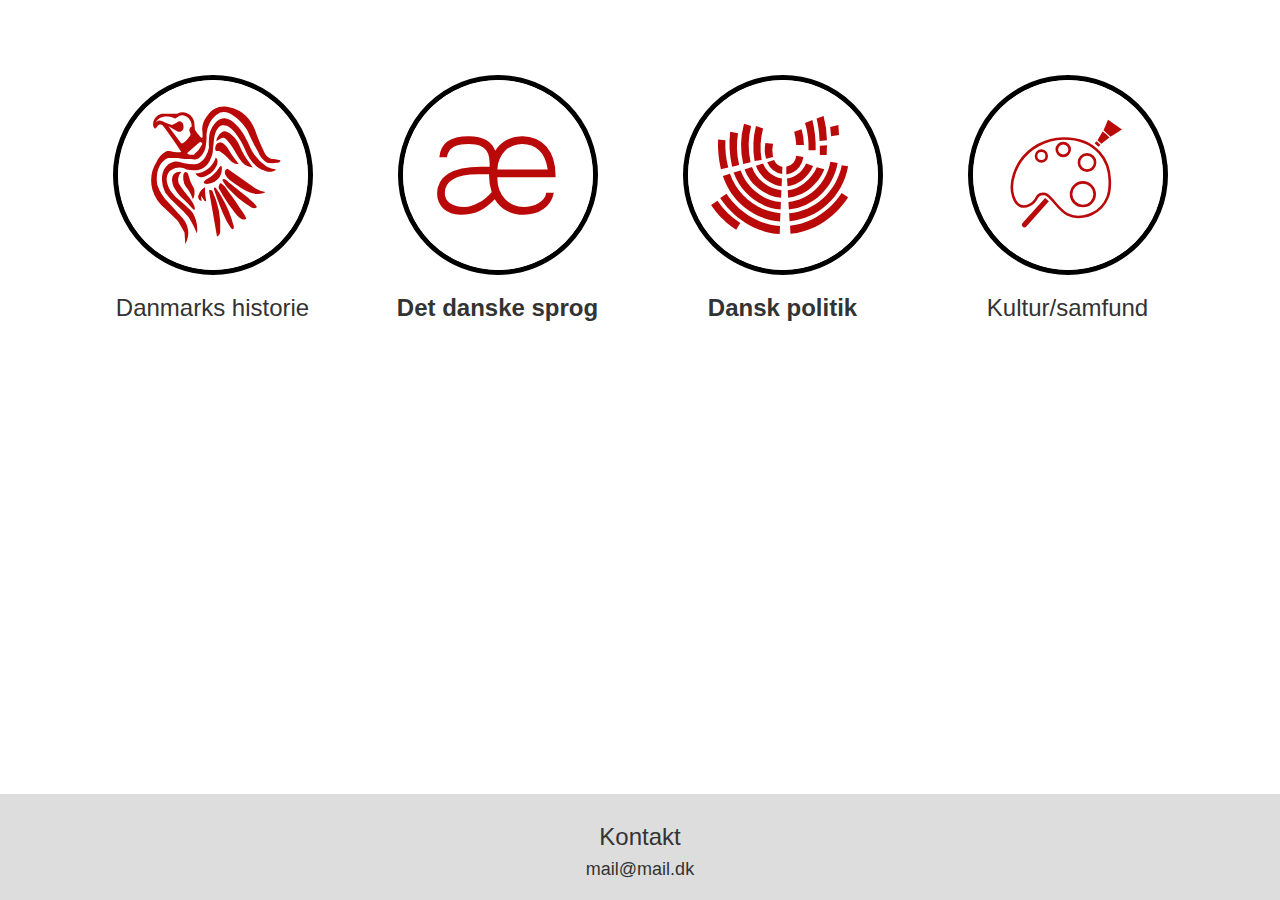
<file: index.html>
<!DOCTYPE html>
<html>
<head>
	<meta charset="utf-8">
    <meta http-equiv="X-UA-Compatible" content="IE=edge">
    <meta name="viewport" content="width=device-width, initial-scale=1">
    <link rel="stylesheet" href="css/bootstrap.min.css">
	<link rel="stylesheet" type="text/css" href="css/styles.css">
    <link href="https://fonts.googleapis.com/css?family=Comfortaa" rel="stylesheet">
	<title>Lær Dansk</title>
</head>
<body>
	<header class="text-center"></header>

<div class="container">
    <div class="col-md-3 col-xs-3">
       	<div class="cover-pics">
			<a href="historie.html" id="historie"><img src="images/history2.svg" alt="Ravnebanneret"></a>
			<h3>Danmarks historie</h3>

			<p id="en" style="display: none;">Lorem ipsum dolor sit amet, consectetur adipisicing elit, sed do eiusmod
			tempor incididunt ut labore et dolore magna aliqua. Ut enim ad minim veniam,
			quis nostrud exercitation ullamco laboris nisi ut aliquip ex ea commodo
			consequat. Duis aute irure dolor in reprehenderit in voluptate velit esse
			cillum dolore eu fugiat nulla pariatur. Excepteur sint occaecat cupidatat non
			proident, sunt in culpa qui officia deserunt mollit anim id est laborum.</p>
		</div>	
 	</div>

    <div class="col-md-3 col-xs-3">
       	<div class="cover-pics">
			<a href="sprog.html" id="sprog"><img src="images/sprog.svg" alt="Æ"></a>
			<h3><b>Det danske sprog</h3>

			<div id="to" style="display: none;">
			<h3>للغة الدانماركية</h3>
			<h3>Датский язык</h3>
			<h3>Danish</h3>
			</div>
		</div>	
 	</div>

    <div class="col-md-3 col-xs-3">
       	<div class="cover-pics">
			<a href="#" id="politik"><img src="images/folketinget.svg" alt="Folketinget"></a>
			<h3><b>Dansk politik</h3>

			<div id="tre" style="display: none;">
			<h3>للغة الدانماركية</h3>
			<h3>Политика в Дании</h3>
			<h3>Politics in Denmark</h3>
			</div>
		</div>	
 	</div>

     <div class="col-md-3 col-xs-3">
       	<div class="cover-pics">
			<a href="#" id="kultur"><img src="images/kultur2.svg" alt="Kultur/samfund"></a>
			<h3>Kultur/samfund</h3>

			<div id="fire" style="display: none;">
			<h3>للغة الدانماركية</h3>
			<h3>Политика в Дании</h3>
			<h3>Politics in Denmark</h3>
			</div>
		</div>	
 	</div>
</div>
<footer class="footer">
	<div class="col-md-4"></div>
	<div class="col-md-4"><h3>Kontakt</h3><h4>mail@mail.dk</h4></div>
<!-- 	<div class="col-md-4"><img id="face" src="images/facebook.svg" height="50px"></div> -->
</footer>





<!-- <div class="container">
    <div class="col-md-4 col-xs-3 text-center">
       	<div class="front-pics-hover">
			<a href="#"><img src="images/history2.svg" class="round" alt="Russian flag"></a>
			<div class="overlay">Historie</div>
		</div>	
 	</div>

    <div class="col-md-4 col-xs-3 text-center">
       	<div class="front-pics-hover">
			<a href="#"><img src="images/sprog.svg" class="round" alt="Russian flag"></a>
			<div class="overlay">Sprog</div>
		</div>	
 	</div>

    <div class="col-md-4 col-xs-3 text-center">
       	<div class="front-pics-hover">
			<a href="#"><img src="images/folketinget.svg" class="round" alt="Russian flag"></a>
			<div class="overlay">Politik</div>
		</div>	
    </div>
</div> -->



  <script src="js/jquery-3.1.1.min.js"></script>
  <script src="js/bootstrap.min.js"></script>
  <script src="js/script.js"></script>
</body>
</html>
</file>
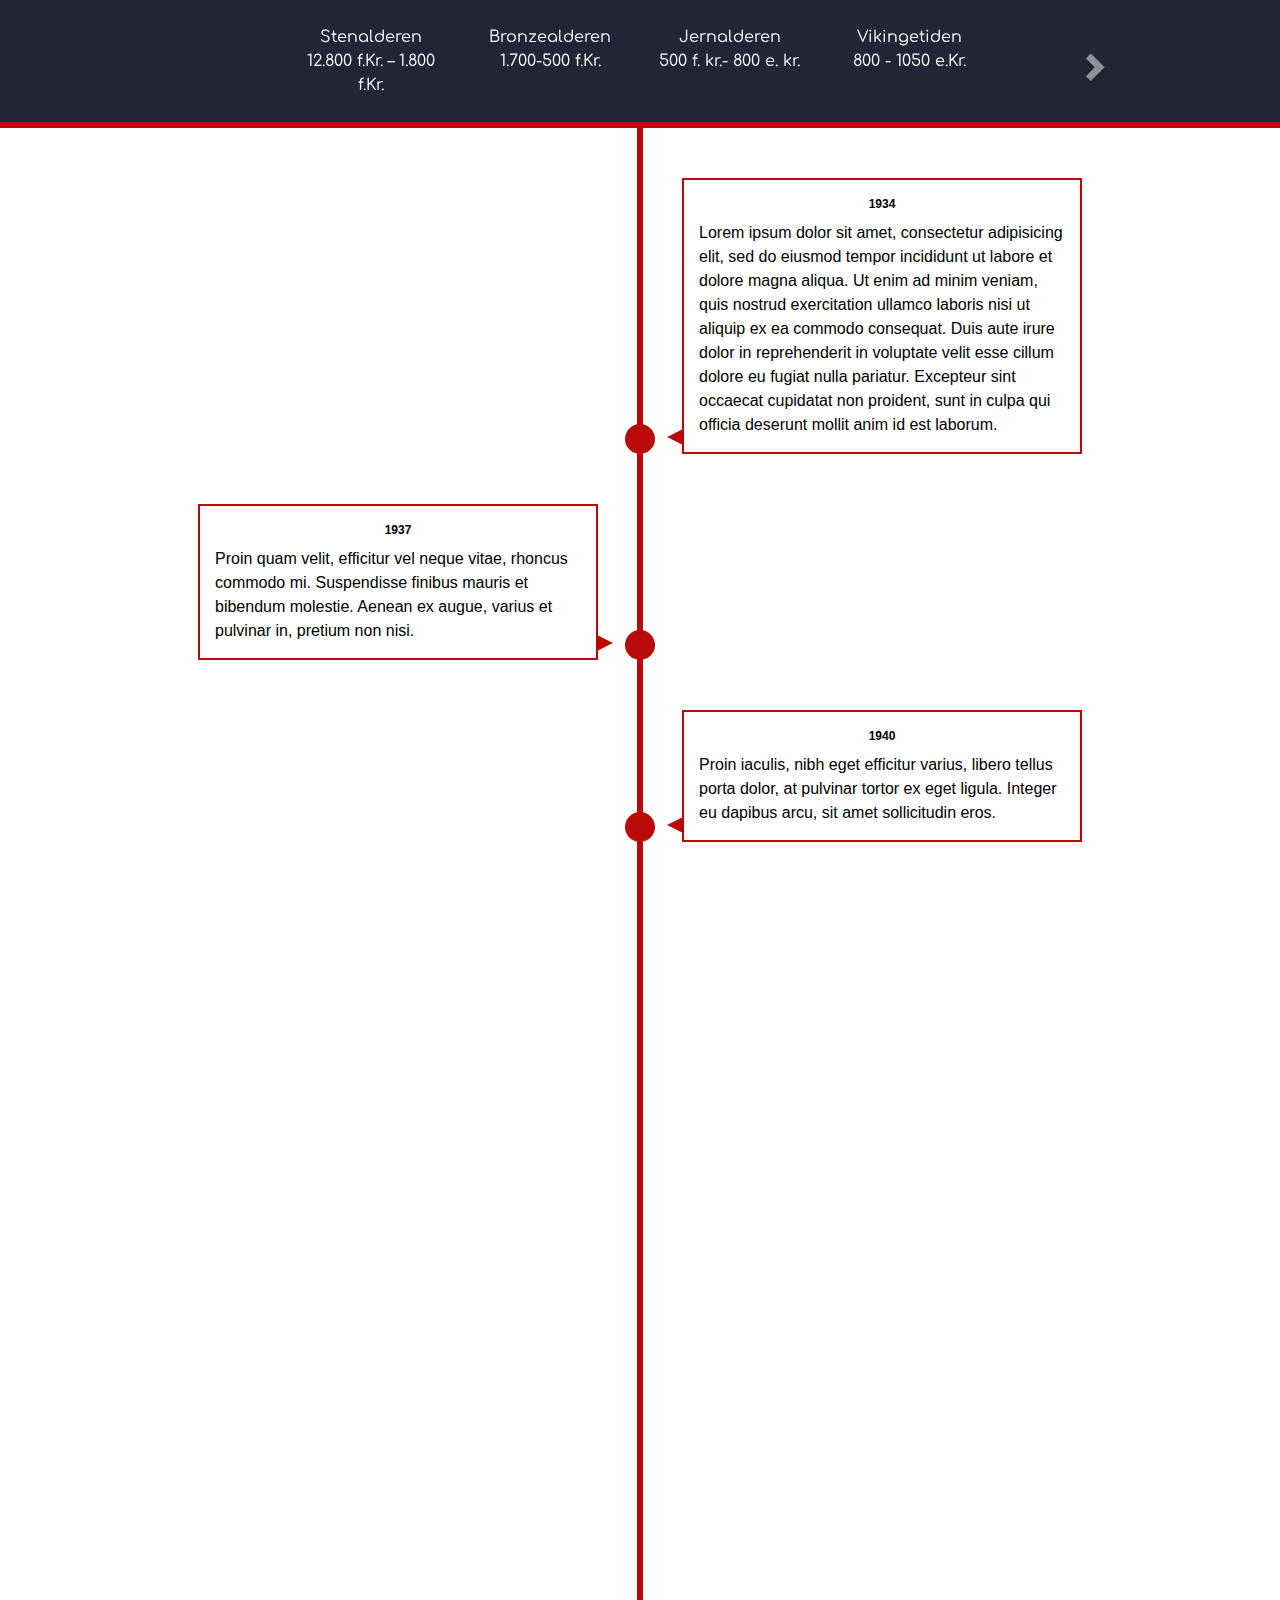
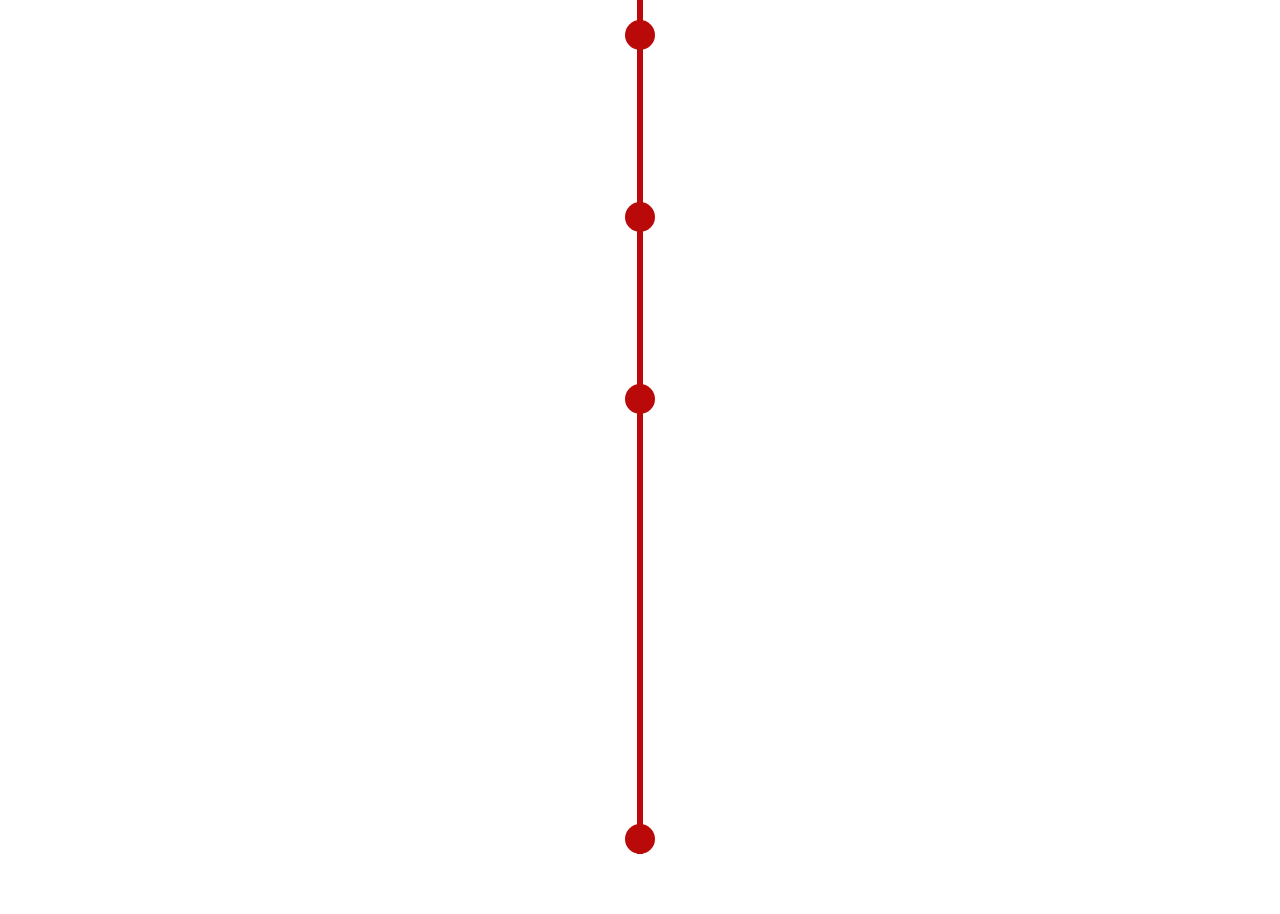
<file: historie.html>
<!DOCTYPE html>
<html lang="en">
<head>
  <meta charset="utf-8">
    <meta http-equiv="X-UA-Compatible" content="IE=edge">
    <meta name="viewport" content="width=device-width, initial-scale=1">
    <link rel="stylesheet" href="css/bootstrap.min.css">
<!--   <link rel="stylesheet" type="text/css" href="css/styles.css"> -->
    <link rel="stylesheet" type="text/css" href="css/historiestyle.css">
        <link rel="stylesheet" type="text/css" href="css/custom.css">
    <link href="https://fonts.googleapis.com/css?family=Comfortaa" rel="stylesheet">
  <title>Danmarks historie</title>
</head>
<body>

<section class="intro">
  <div class="container">

<div id="side1">
<div id="myCarousel" class="carousel slide">
  <!-- Indicators -->
  <ol class="carousel-indicators hidden">
    <li data-target="#myCarousel" data-slide-to="0" class="active"></li>
    <li data-target="#myCarousel" data-slide-to="1"></li>
    <li data-target="#myCarousel" data-slide-to="2"></li>
    <li data-target="#myCarousel" data-slide-to="3"></li>
  </ol>
  <div class="carousel-inner">
    <div class="item active">
      <div class="col-md-2 text-center"></div>
      <div class="col-md-2 text-center">Stenalderen<br>12.800 f.Kr. – 1.800 f.Kr.</div>
      <div class="col-md-2 text-center">Bronzealderen<br>1.700-500 f.Kr.</div>
      <div class="col-md-2 text-center">Jernalderen <br>500 f. kr.- 800 e. kr.</div>
      <div class="col-md-2 text-center">Vikingetiden<br>800 - 1050 e.Kr.</div>  
      <div class="col-md-2 text-center"></div>
      <div class="container">
        <div class="carousel-caption">
          
          </div>
      </div>
    </div>
    <div class="item">
        <div class="col-md-2 text-center"></div>
        <div class="col-md-2 text-center">Tidlig middelalder <br>1050-1200</div>
        <div class="col-md-2 text-center">Højmiddelalder<br>1200-1400</div>
        <div class="col-md-2 text-center">Senmiddelalder <br>1400-1536 e. kr.</div>
        <div class="col-md-2 text-center">Reformation<br>1536-1659</div>  
        <div class="col-md-2 text-center"></div>
      <div class="container">
        <div class="carousel-caption">

        </div>
      </div>
    </div>
    <div class="item">
        <div class="col-md-2 text-center"></div>
        <div class="col-md-2 text-center">Enevælde<br>1660-1813</div>
        <div class="col-md-2 text-center">Rigsdeling<br>1814-1847</div>
        <div class="col-md-2 text-center">Grundloven <br>1848-1900</div>
        <div class="col-md-3 text-center">Systemskifte og krigene<br>1901-1945</div>  
        <div class="col-md-1 text-center"></div>
      <div class="container">
        <div class="carousel-caption">
          
        </div>
      </div>
    </div>
    <div class="item">
        <div class="col-md-1 text-center"></div>
        <div class="col-md-2 text-center">Efterkrigstiden<br>1945-1959</div>
        <div class="col-md-3 text-center">firserne og halvfjerdserne<br>1960-1979</div>
        <div class="col-md-3 text-center">firserne og halvfemserne<br>1980-199</div>
        <div class="col-md-3 text-center">nullerne og til dag<br>2000 - nu</div>  
      <div class="container">
        <div class="carousel-caption">
          
        </div>
      </div>
    </div>
  </div>
 
  <!-- Controls -->
  <a class="left carousel-control" href="#myCarousel" data-slide="prev">
    <i class="glyphicon glyphicon-chevron-left"></i>
  </a>
  <a class="right carousel-control" href="#myCarousel" data-slide="next">
    <i class="glyphicon glyphicon-chevron-right"></i>
  </a>  
</div>
<!-- /.carousel -->
</div>
</section>

<!-- Carousel
================================================== -->



<section class="timeline">
  <ul>
    <li>
      <div>
        <time>1934</time> Lorem ipsum dolor sit amet, consectetur adipisicing elit, sed do eiusmod
        tempor incididunt ut labore et dolore magna aliqua. Ut enim ad minim veniam,
        quis nostrud exercitation ullamco laboris nisi ut aliquip ex ea commodo
        consequat. Duis aute irure dolor in reprehenderit in voluptate velit esse
        cillum dolore eu fugiat nulla pariatur. Excepteur sint occaecat cupidatat non
        proident, sunt in culpa qui officia deserunt mollit anim id est laborum.
      </div>
    </li>
    <li>
      <div>
        <time>1937</time> Proin quam velit, efficitur vel neque vitae, rhoncus commodo mi. Suspendisse finibus mauris et bibendum molestie. Aenean ex augue, varius et pulvinar in, pretium non nisi.
      </div>
    </li>
    <li>
      <div>
        <time>1940</time> Proin iaculis, nibh eget efficitur varius, libero tellus porta dolor, at pulvinar tortor ex eget ligula. Integer eu dapibus arcu, sit amet sollicitudin eros.
      </div>
    </li>
    <li>
      <div>
        <time>7.800 f.Kr. – ca. 7.000 f.Kr.</time>Urokseknoglen fra Ryemarksgård er en mellemfodsknogle fra en urokse, som i 1940 blev fundet ved tørvegravning nær Jystrup. Knoglen, som muligvis har været anvendt som kølle, er særlig derved, at har den ældste kendte gengivelse af mennesker i Danmark - fem menneskefigurer indridset i Maglemosetiden. Knoglen kom i 1941 til Nationalmuseet.  <img src="images/Ryemarksgård.jpg" class="img-responsive">
      </div>
    </li>
    <li>
      <div>
        <time>1946</time> In mattis elit vitae odio posuere, nec maximus massa varius. Suspendisse varius volutpat mattis. Vestibulum id magna est.
      </div>
    </li>
    <li>
      <div>
        <time>1956</time> In mattis elit vitae odio posuere, nec maximus massa varius. Suspendisse varius volutpat mattis. Vestibulum id magna est.
      </div>
    </li>
    <li>
      <div>
        <time>1900-1700 f.Kr.</time>Hindsgavldolken <img src="images/Hindsgavldolken.jpg" class="img-responsive">
      </div>
    </li>
  </ul>
</section>









  <script src="js/jquery-3.1.1.min.js"></script>
  <script src="js/bootstrap.min.js"></script>
  <script src="js/script.js"></script>
</body>
</html>
</file>
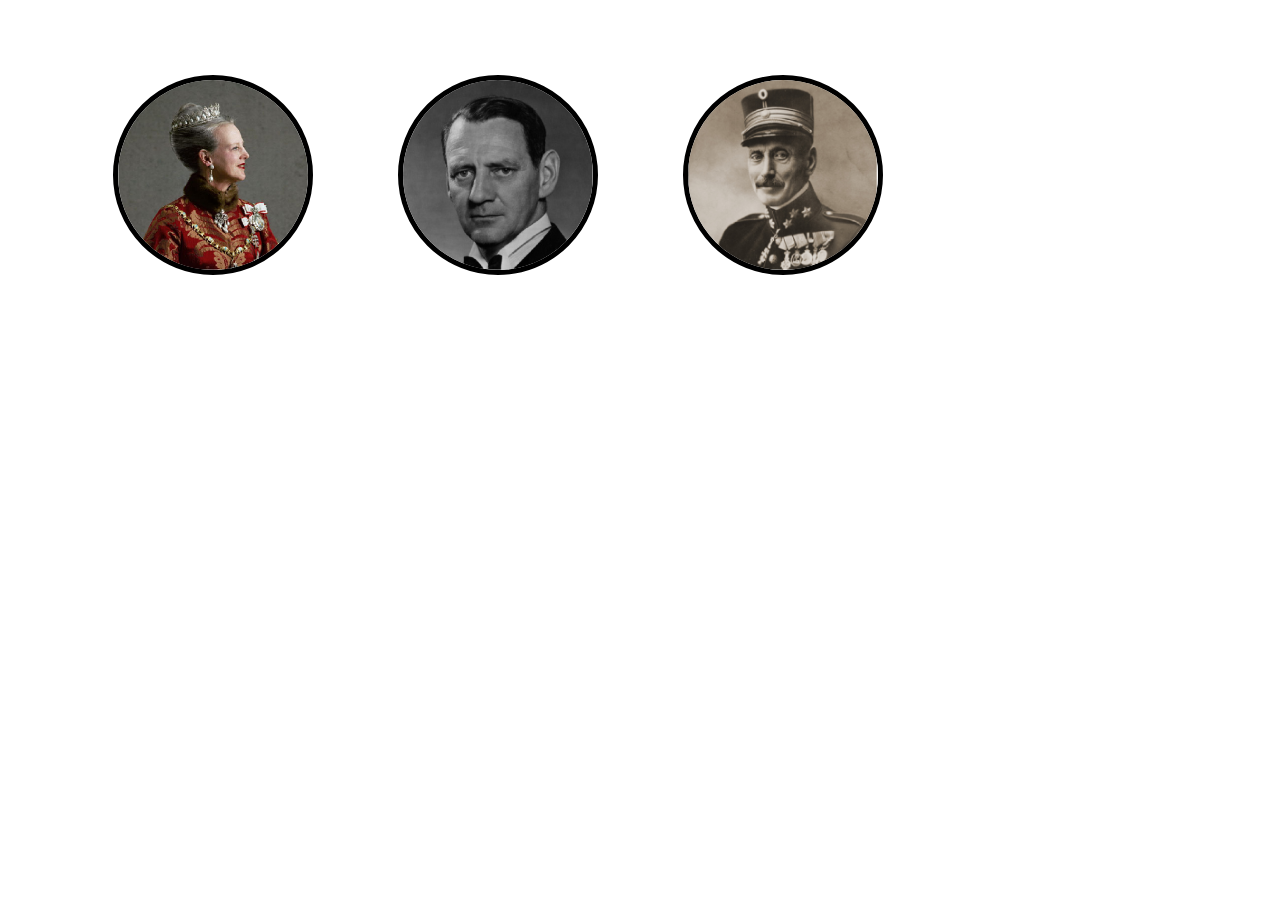
<file: kongehuset.html>
<!DOCTYPE html>
<html>
<head>
	<meta charset="utf-8">
    <meta http-equiv="X-UA-Compatible" content="IE=edge">
    <meta name="viewport" content="width=device-width, initial-scale=1">
    <link rel="stylesheet" href="css/bootstrap.min.css">
	<link rel="stylesheet" type="text/css" href="css/styles.css">
    <link href="https://fonts.googleapis.com/css?family=Comfortaa" rel="stylesheet">
	<title>Lær Dansk</title>
</head>
<body>
	<header class="text-center"></header>

<div class="container">
       	<div class="cover-pics">
    <div class="col-md-3 col-xs-3"><img src="images/19.png" alt="Margrethe II."></div>
        <div class="col-md-3 col-xs-3"><img src="images/18.png" alt="Margrethe II."></div>
                <div class="col-md-3 col-xs-3"><img src="images/17.png" alt="Margrethe II."></div>
</div>




</div>



  <script src="js/jquery-3.1.1.min.js"></script>
  <script src="js/bootstrap.min.js"></script>
  <script src="js/script.js"></script>
</body>
</html>
</file>
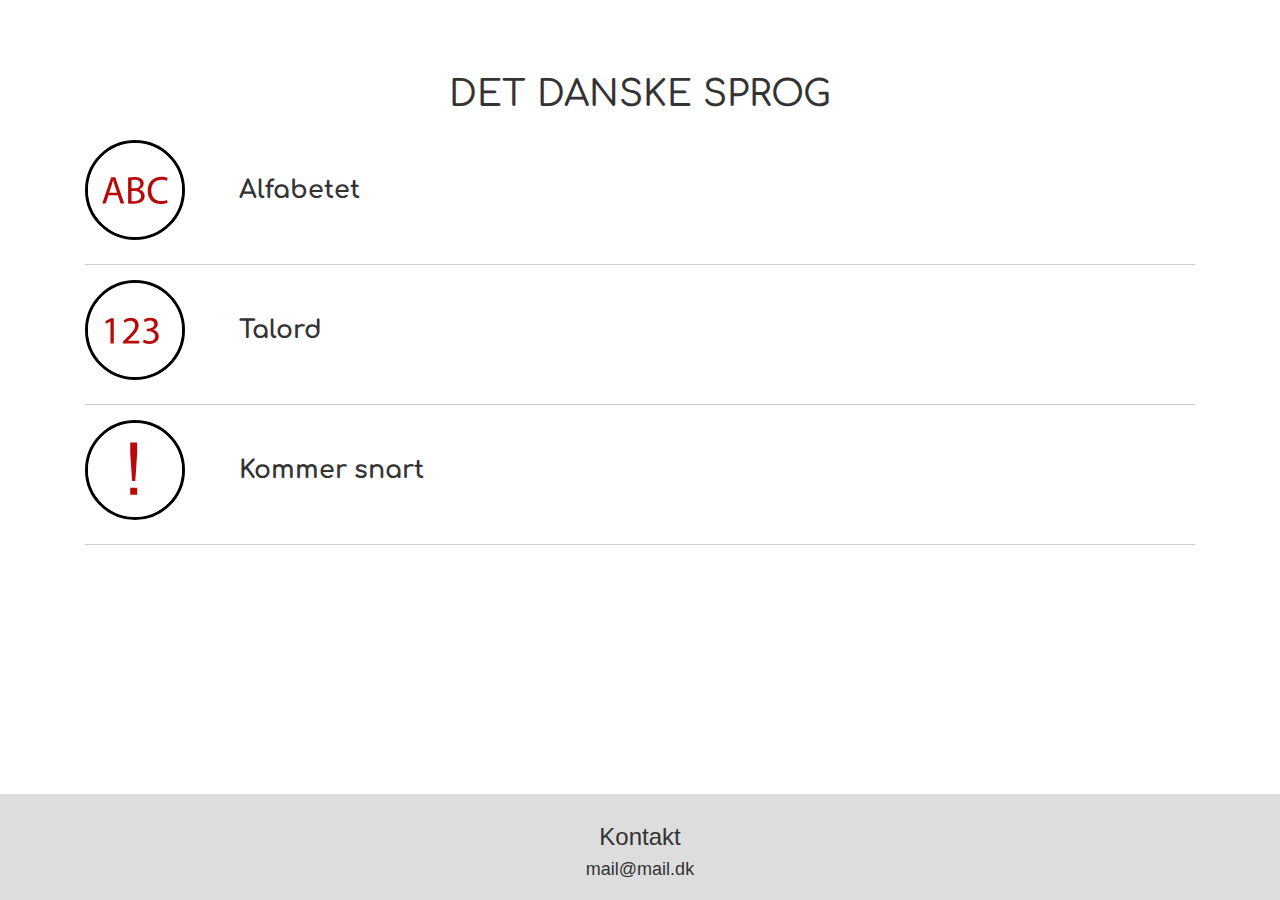
<file: sprog.html>
<!DOCTYPE html>
<html>
<head>
	<meta charset="utf-8">
    <meta http-equiv="X-UA-Compatible" content="IE=edge">
    <meta name="viewport" content="width=device-width, initial-scale=1">
    <link rel="stylesheet" href="css/bootstrap.min.css">
	<link rel="stylesheet" type="text/css" href="css/styles.css">
    <link href="https://fonts.googleapis.com/css?family=Comfortaa" rel="stylesheet">
	<title>Lær Dansk</title>
</head>
<body>
	<header class="text-center"><h1>DET DANSKE SPROG</h1></header>

<div class="container">

	<div class="col-md-12">
       	<div class="billed-spalter">
			<a href="#" id="alfabet"><img src="images/alfabet.svg" alt="ABC" height="100px"></a>
			<span class="title"><b>Alfabetet</span>	
			
			<span class="foreign-title" id="one" style="display: none;">		
				الأبجدية | alfabe | Alphabet |
			</span>
		</div>
	<hr></div>


	<div class="col-md-12" id="tal-spalte">
       	<div class="billed-spalter">
			<a href="#" id="talord"><img src="images/talord.svg" alt="123" height="100px"></a>
			<span class="title"><b>Talord</span>	


			<span class="foreign-title" id="two" style="display: none;">		
				أعداد | Sayılar | Numbers | Liczby 
			</span>	
		</div>
	<hr></div>


	<div class="col-md-12">
       	<div class="billed-spalter">
			<a href="#" id="snart"><img src="images/snart.svg" alt="snart" height="100px"></a>
			<span class="title"><b>Kommer snart</span>	
			
			<span class="foreign-title" id="three" style="display: none;">		
				الأبجدية | alfabe | Alphabet |
			</span>
		</div>
	<hr></div>

<footer class="footer">
	<div class="col-md-4"></div>
	<div class="col-md-4"><h3>Kontakt</h3><h4>mail@mail.dk</h4></div>
<!-- 	<div class="col-md-4"><img id="face" src="images/facebook.svg" height="50px"></div> -->
</footer>






  <script src="js/jquery-3.1.1.min.js"></script>
  <script src="js/bootstrap.min.js"></script>
  <script src="js/script.js"></script>
</body>
</html>
</file>
<file: css/styles.css>
header {
	margin-top: 75px;
}

h1 {
	font-family: "Comfortaa";
	margin-bottom: 25px;
}

.cover-pics {
    text-align: center;
}

.cover-pics img {
	height: 200px;
	width: 200px;
    border-color: black;
    border-width: 5px;
    border-style: solid;
    border-radius: 100%;
}

.cover-pics img:hover {
	    box-shadow: 0px 0px 3px 3px grey;
}

#en, #to, #tre {
	margin-top: 25px;
	color: grey;
}

.footer {
  position: absolute;
  right: 0;
  bottom: 0;
  left: 0;
  padding: 1rem;
  background-color: #DDDDDD;
  text-align: center;
}


/***********SPROG****************/

span {
	padding-left: 50px;
}

.billed-spalter img {
	border-color: black;
    border-width: 3px;
    border-style: solid;
    border-radius: 100%;
    margin-bottom: 10px;
}

.billed-spalter img:hover {
	    box-shadow: 0px 0px 3px 3px grey;
}
.title {
	font-size: 1.8em;
	font-family: "Comfortaa";
	display: inline;
}

.foreign-title {
	float: right;
	padding: 35px; 
	font-size: 25px;
	font-family: "Comfortaa";
	color: grey;
	display: inline-block;
}

hr {
    display: block;
    height: 1px;
    border: 0;
    border-top: 1px solid #ccc;
    margin: 1em 0;
    padding: 0; 
}


/*******************Historie*********************/
</file>
<file: css/historiestyle.css>
*,
*::before,
*::after {
  margin: 0;
  padding: 0;
  box-sizing: border-box;
}

body {
  font: normal 16px/1.5 "Helvetica Neue", sans-serif;
  color: black;                                            /*TEXT COLOUR*/
  overflow-x: hidden;
  padding-bottom: 50px;
}  /* INTRO SECTION
–––––––––––––––––––––––––––––––––––––––––––––––––– */

.intro {
  background: #212535;
  font-family: "Comfortaa";
  padding: 25px;
  color: white;
  border-bottom: solid 6px #BA0909;
/*  padding: 100px 0;*/
}

.container {
  width: 90%;
  max-width: 1200px;
  margin: 0 auto;
  text-align: center;
}

h1 {
  font-size: 2.5rem;
}


/* TIMELINE
–––––––––––––––––––––––––––––––––––––––––––––––––– */

.timeline ul {
  background: white;

/*background: url("../images/Hagbølle.jpg") no-repeat;
background-attachment: fixed;*/
/*  padding: 50px 0;*/
}

.timeline ul li {
  list-style-type: none;
  position: relative;
  width: 6px;
  margin: 0 auto;
  padding-top: 50px;
  background: #BA0909;          /*Timeline colour*/
}

.timeline ul li::after {      /*DOTS*/
  content: '';
  position: absolute;
  left: 50%;
  bottom: 0;
  transform: translateX(-50%);
  width: 30px;
  height: 30px;
  border-radius: 50%;
  background: inherit;
}

.timeline ul li div {
  position: relative;
  bottom: 0;
  width: 400px;
  padding: 15px;
  background: white;
  border: solid 2px #BA0909;    /*BOXES*/
}

.timeline ul li div::before {
  content: '';
  position: absolute;
  bottom: 7px;
  width: 0;
  height: 0;
  border-style: solid;
}

.timeline ul li:nth-child(odd) div {
  left: 45px;
}

.timeline ul li:nth-child(odd) div::before {                    /*ARROWS*/
  left: -17px;
  border-width: 8px 16px 8px 0;
  border-color: transparent #BA0909 transparent transparent;
}

.timeline ul li:nth-child(even) div {
  left: -439px;
}

.timeline ul li:nth-child(even) div::before {                   /*ARROWS*/
  right: -17px;
  border-width: 8px 0 8px 16px;
  border-color: transparent transparent transparent #BA0909;
}

time {
  display: block;
  text-align: center;
  font-size: 1.2rem;
  font-weight: bold;
  margin-bottom: 8px;
}


/* EFFECTS
–––––––––––––––––––––––––––––––––––––––––––––––––– */

.timeline ul li::after {
  transition: background .5s ease-in-out;
}

.timeline ul li.in-view::after {
  background: #BA0909;
}

.timeline ul li div {
  visibility: hidden;
  opacity: 0;
  transition: all .5s ease-in-out;
}

.timeline ul li:nth-child(odd) div {
  transform: translate3d(200px, 0, 0);
}

.timeline ul li:nth-child(even) div {
  transform: translate3d(-200px, 0, 0);
}

.timeline ul li.in-view div {
  transform: none;
  visibility: visible;
  opacity: 1;
}


/* GENERAL MEDIA QUERIES
–––––––––––––––––––––––––––––––––––––––––––––––––– */

@media screen and (max-width: 900px) {
  .timeline ul li div {
    width: 250px;
  }
  .timeline ul li:nth-child(even) div {
    left: -289px;
    /*250+45-6*/
  }
}

@media screen and (max-width: 600px) {
  .timeline ul li {
    margin-left: 20px;
  }
  .timeline ul li div {
    width: calc(100vw - 91px);
  }
  .timeline ul li:nth-child(even) div {
    left: 45px;
  }
  .timeline ul li:nth-child(even) div::before {
    left: -15px;
    border-width: 8px 16px 8px 0;
    border-color: transparent #F45B69 transparent transparent;
  }
}







/* Since positioning the image, we need to help out the caption */
.carousel-caption {
/*  z-index: 1;*/
}

/* Declare heights because of positioning of img element */
</file>
<file: css/custom.css>
.carousel-control {
  position: hidden;
  top: 0;
  bottom: 0;
  left: 0;
  width: 15%;
  font-size: 20px;
  color: #fff;
  text-align: center;
  text-shadow: 0 1px 2px rgba(0, 0, 0, .6);
  background-color: rgba(0, 0, 0, 0);
  filter: alpha(opacity=50);
  opacity: .5;
}

.carousel-control.left, .carousel-control.right {
  background-image: none;
  filter: none;
  background-repeat:no-repeat;
}

.carousel-control:hover,
.carousel-control:focus {
  text-decoration: none;
  filter: none;
  opacity: 1;
</file>
